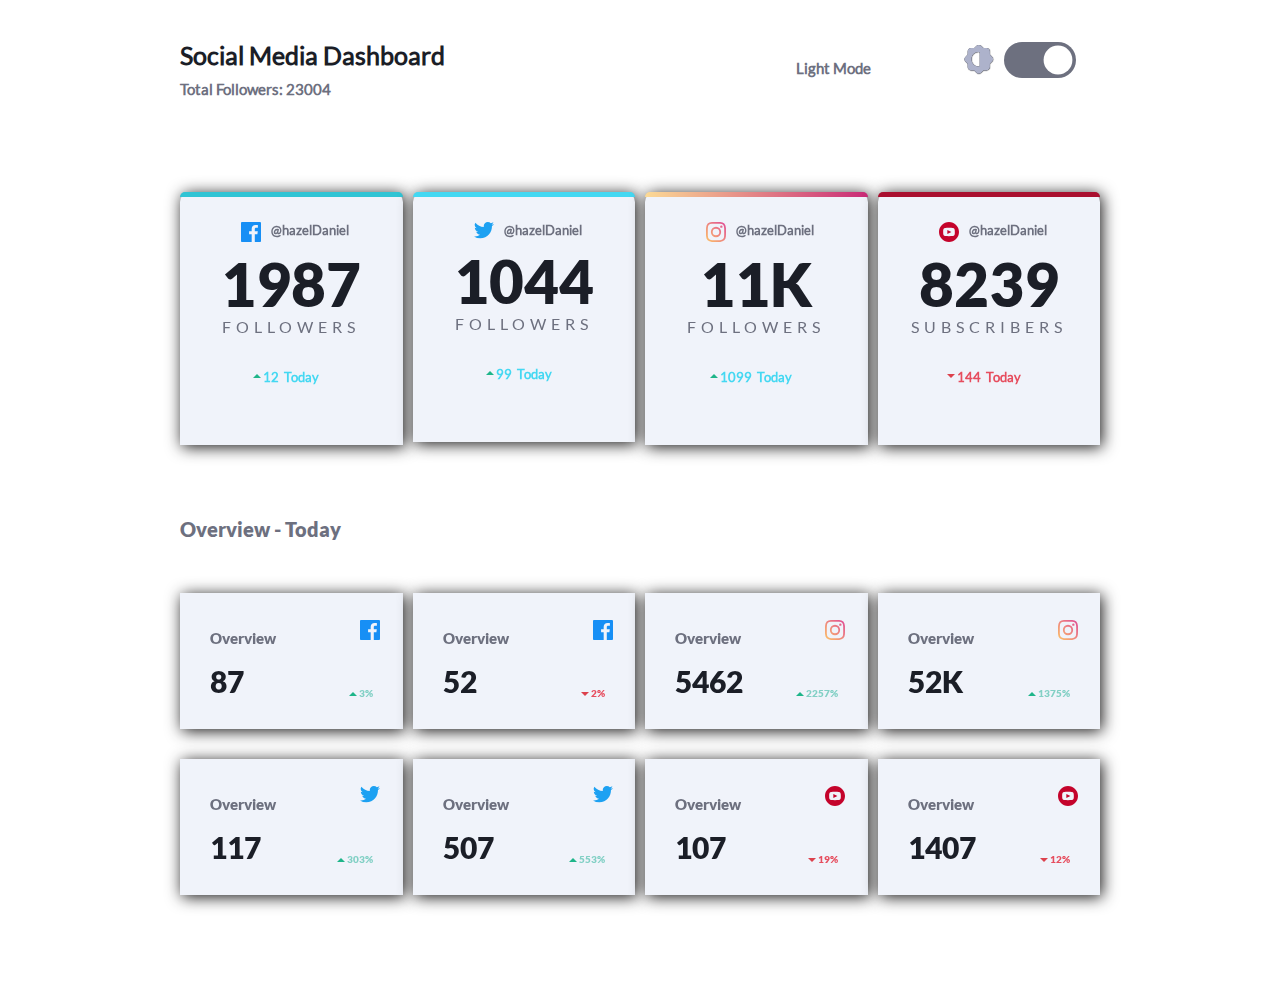
<file: index.html>
<!DOCTYPE html>
<html lang="en">
<head>
    <meta charset="UTF-8">
    <meta http-equiv="X-UA-Compatible" content="IE=edge">
    <meta name="viewport" content="width=device-width, initial-scale=1.0">
    <meta name="theme-color" content="#212121" />
    <link rel="icon" type="image/ico" sizes="32x32" href="images/favicon-32x32.png">
    <link rel="stylesheet" href="dashboard.css">
    <script src="dashboard.js"></script>
    <title>Portfolio Project | Dashboard</title>
</head>
<body>
    <div class="container">
        <div class="top-container">
            <div class="header">
                <div class="header-text">
                    <h2>
                        Social Media Dashboard
                    </h2>
                    <p>
                        Total Followers: 23004
                    </p>
                </div>
                <div class="theme-panel">
                    <h2 class="theme-text">
                        Light Mode
                    </h2>
                    <div class="theme-controller">
                        <label for="check-box" class="check-label">
                            <div class="check-switch"></div>
                            </span>
                            <svg height="50" viewBox="0 0 512 512" width="50%" xmlns="http://www.w3.org/2000/svg" class="theme-svg">
                                <g class="theme-icon">
                                    <path class="sun"
                                        d="m57.8125 337.492188v57.175781c0 32.425781 26.453125 58.878906 58.878906 58.878906h57.175782l40.53125 40.53125c11.09375 11.09375 26.027343 17.28125 41.601562 17.28125s30.507812-6.1875 41.601562-17.28125l40.53125-40.53125h57.175782c32.425781 0 58.878906-26.453125 58.878906-58.878906v-57.175781l40.53125-40.53125c11.09375-11.09375 17.28125-26.027344 17.28125-41.601563s-6.1875-30.507813-17.28125-41.597656l-40.53125-40.535157v-57.171874c0-32.429688-26.453125-58.882813-58.878906-58.882813h-57.175782l-40.53125-40.53125c-22.1875-22.1875-61.015624-22.1875-83.203124 0l-40.53125 40.53125h-57.175782c-32.425781 0-58.878906 26.453125-58.878906 58.882813v57.171874l-40.53125 40.535157c-11.09375 11.089843-17.28125 26.023437-17.28125 41.597656s6.1875 30.507813 17.28125 41.601563zm198.1875-210.132813c8.746094 0 16 7.253906 16 16v224c0 8.746094-7.253906 16-16 16-74.238281 0-128-53.757813-128-128 0-74.238281 53.761719-128 128-128zm0 0"
                                        fill="#1c1c1c" />
                                </g>
                            </svg></span>
                        </label>
                        <input type="checkbox" id="check-box" aria-checked = "true">
                    </div>
                </div>
            </div>

            <div class="stats-div">
                <div class="stat-div stat-div-fb">
                    <div class="stat-img-div">
                        <img src="images/icon-facebook.svg" alt="social media icon" class="icon">
                        <span class="icon-username">
                            <p>@hazelDaniel</p>
                        </span>

                    </div>
                    <div class="stat-content">
                        <h1 class="stat-count">1987</h1>
                        <p class="stat-text">
                            FOLLOWERS
                        </p>
                        <a href="" class="stat-rate">12 Today</a>
                    </div>
                </div>
                <div class="stat-div stat-div-twitter">
                    <div class="stat-img-div">
                        <img src="images/icon-twitter.svg" alt="social media icon" class="icon">
                        <span class="icon-username">
                            <p>@hazelDaniel</p>
                        </span>

                    </div>
                    <div class="stat-content">
                        <h1 class="stat-count">1044</h1>
                        <p class="stat-text">
                            FOLLOWERS
                        </p>
                        <a href="" class="stat-rate">99 Today</a>
                    </div>
                </div>
                <div class="stat-div stat-div-insta">
                    <div class="stat-img-div">
                        <img src="images/icon-instagram.svg" alt="social media icon" class="icon">
                        <span class="icon-username">
                            <p>@hazelDaniel</p>
                        </span>

                    </div>
                    <div class="stat-content">
                        <h1 class="stat-count">11K</h1>
                        <p class="stat-text">
                            FOLLOWERS
                        </p>
                        <a href="" class="stat-rate">1099 Today</a>
                    </div>
                </div>
                <div class="stat-div stat-div-youtube">
                    <div class="stat-img-div">
                        <img src="images/icon-youtube.svg" alt="social media icon" class="icon">
                        <span class="icon-username">
                            <p>@hazelDaniel</p>
                        </span>

                    </div>
                    <div class="stat-content">
                        <h1 class="stat-count">8239</h1>
                        <p class="stat-text">
                            SUBSCRIBERS
                        </p>
                        <a href="" class="stat-rate rate-count-dec">144 Today</a>
                    </div>
                </div>
            </div>

        </div>


        <div class="bottom-container">
            <div class="overview">
                <h2 class="overview-text">
                    Overview - Today
                </h2>
            </div>

            <div class="overviews" >
                <div class="overview-div">
                    <div class="count-div">
                        <p class="count-text">Overview</p>
                        <h2 class="count-value">87</h2>
                    </div>
                    <div class="rate-div">
                        <p class="rate-count">3%</p>
                    </div>  
                    <div class="overview-img">
                        <img src="images/icon-facebook.svg" alt="">
                    </div>
                </div>
                <div class="overview-div">
                    <div class="count-div">
                        <p class="count-text">Overview</p>
                        <h2 class="count-value">52</h2>
                    </div>
                    <div class="rate-div">
                        <p class="rate-count rate-count-dec">2%</p>
                    </div>
                    <div class="overview-img">
                        <img src="images/icon-facebook.svg" alt="">
                    </div>
                </div>
                <div class="overview-div">
                    <div class="count-div">
                        <p class="count-text">Overview</p>
                        <h2 class="count-value">5462</h2>
                    </div>
                    <div class="rate-div">
                        <p class="rate-count">2257%</p>
                    </div>
                    <div class="overview-img">
                        <img src="images/icon-instagram.svg" alt="">
                    </div>
                </div>
                <div class="overview-div">
                    <div class="count-div">
                        <p class="count-text">Overview</p>
                        <h2 class="count-value">52K</h2>
                    </div>
                    <div class="rate-div">
                        <p class="rate-count">1375%</p>
                    </div>
                    <div class="overview-img">
                        <img src="images/icon-instagram.svg" alt="">
                    </div>
                </div>
                <div class="overview-div">
                    <div class="count-div">
                        <p class="count-text">Overview</p>
                        <h2 class="count-value">117</h2>
                    </div>
                    <div class="rate-div">
                        <p class="rate-count">303%</p>
                    </div>
                    <div class="overview-img">
                        <img src="images/icon-twitter.svg" alt="">
                    </div>
                </div>
                <div class="overview-div">
                    <div class="count-div">
                        <p class="count-text">Overview</p>
                        <h2 class="count-value">507</h2>
                    </div>
                    <div class="rate-div">
                        <p class="rate-count">553%</p>
                    </div>
                    <div class="overview-img">
                        <img src="images/icon-twitter.svg" alt="">
                    </div>
                </div>
                <div class="overview-div">
                    <div class="count-div">
                        <p class="count-text">Overview</p>
                        <h2 class="count-value">107</h2>
                    </div>
                    <div class="rate-div">
                        <p class="rate-count rate-count-dec">19%</p>
                    </div>
                    <div class="overview-img">
                        <img src="images/icon-youtube.svg" alt="">
                    </div>
                </div>
                <div class="overview-div">
                    <div class="count-div">
                        <p class="count-text">Overview</p>
                        <h2 class="count-value">1407</h2>
                    </div>
                    <div class="rate-div">
                        <p class="rate-count rate-count-dec">12%</p>
                    </div>
                    <div class="overview-img">
                        <img src="images/icon-youtube.svg" alt="">
                    </div>
                </div>
            </div>
        </div>
    </div>
</body>
</html>
</file>
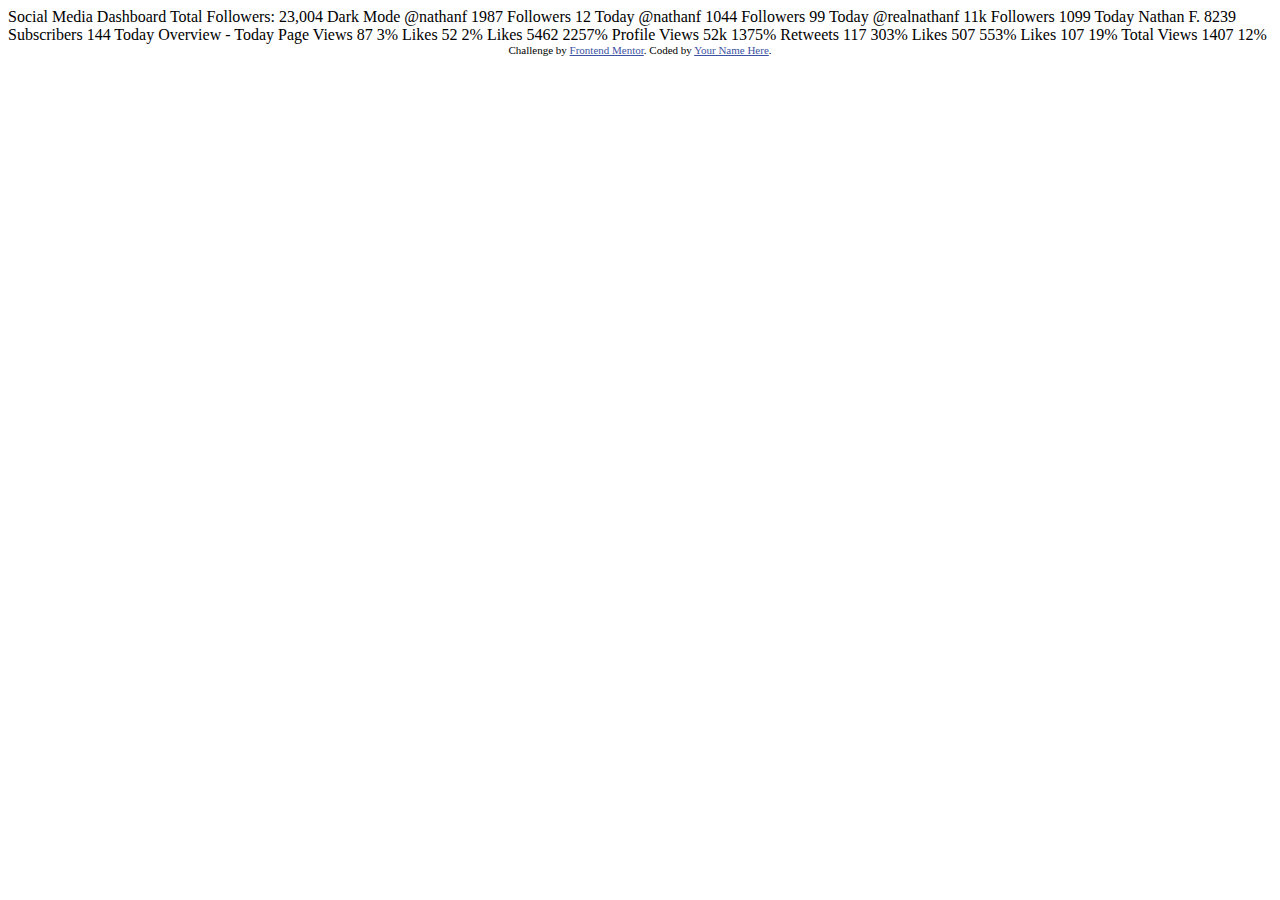
<file: template-index.html>
<!DOCTYPE html>
<html lang="en">
<head>
  <meta charset="UTF-8">
  <meta name="viewport" content="width=device-width, initial-scale=1.0"> <!-- displays site properly based on user's device -->

  <link rel="icon" type="image/ico" sizes="32x32" href="images/favicon-32x32.png">
  
  <title>Frontend Mentor | [Challenge Name Here]</title>

  <!-- Feel free to remove these styles or customise in your own stylesheet 👍 -->
  <style>
    .attribution { font-size: 11px; text-align: center; }
    .attribution a { color: hsl(228, 45%, 44%); }
  </style>
</head>
<body>

  Social Media Dashboard
  Total Followers: 23,004

  Dark Mode

  

  @nathanf
  1987
  Followers
  12 Today

  @nathanf
  1044
  Followers
  99 Today

  @realnathanf
  11k
  Followers
  1099 Today

  Nathan F.
  8239
  Subscribers
  144 Today



  Overview - Today

  Page Views
  87
  3%

  Likes
  52
  2%

  Likes
  5462
  2257%

  Profile Views
  52k
  1375%

  Retweets
  117
  303%

  Likes
  507
  553%

  Likes
  107
  19%

  Total Views
  1407
  12%
  
  <div class="attribution">
    Challenge by <a href="https://www.frontendmentor.io?ref=challenge" target="_blank">Frontend Mentor</a>. 
    Coded by <a href="#">Your Name Here</a>.
  </div>
</body>
</html>
</file>
<file: dashboard.css>
:root {
    /*  COLOR  */
    --facebook-color: #30c4d4;
    --twitter-color: #44d8f2;
    --insta-color: linear-gradient(90deg, #fcda95 0%, #c92b77 100%);
    --youtube-color: #a90f2f;
    --body-color: #ffffff;

    /*  TEXT  */
    --lm-txt-lightest: #adb2cb5f;
    --lm-txt-lighter: #adb2cb;
    --lm-txt-light: #6d707f;
    --lm-txt-dark: #1b1e27;
    --lm-inc-txt: #82d0c5;
    --lm-dec-txt: #e64d5e;
    --primary-color: #6d707f;

    /*  COMPONENTS  */
    --div-color: #f0f3fa;
    
    
    
    
    /* DARK MODE  */

    /* --primary-color: linear-gradient(90deg, #238ae7 0%, #3cd18d 100%);
    --body-color: #211d26;
    --div-color: #252b43;
    --lm-txt-dark: #d6d9e6;
    --lm-txt-light: #a0aeff; */
}
html {
    font-size: 10px;
    /* height: 100%; */
}
*,*::after,*::before {
    padding: 0;
    margin: 0;
    box-sizing: border-box;
    font-family: lato, sans-serif;
}
a {
    text-decoration: none;
    font-size: 1.3rem;
    font-weight: bold;
}
@font-face {
    font-family: lato;
    src: url(Lato-Regular.ttf);
}
@font-face {
    font-family: lato-black;
    src: url(Lato-Black.ttf);
}
body {
    /* min-height: 100vh;
    height: max-content;
    max-height: max-content; */
    background-color: var(--body-color);
}
p {
    color: var(--lm-txt-light);
}
.container {
    width: 100%;
    max-height: max-content;
    display: flex;
    flex-direction: column;
    align-items: center;
    justify-content: center;

}
.top-container,.bottom-container {
    /* background-color: rebeccapurple;
    border: 3px solid wheat; */
    width: 100%;
    max-width: 100rem;
    max-height: max-content;
    margin: auto;
    display: flex;
    flex-direction: column;
    padding: 0 4rem 0 4rem;
}
.header,.overview {
    width: 100%;
    height: 20%;  
    /* background-color: rebeccapurple; */
    display: flex;
    flex-direction: column;
    max-height: max-content;
    justify-content: space-between;
    /* flex-basis: 20rem 40rem; */
}
.header {
    min-height: 15vmax;
}
.header-text {
    width: 100%;
    /* background-color: red; */
    min-height: 50%;
    max-height: max-content;
    padding: 3em 0 3rem 0;
    border-bottom: 1px solid var(--lm-txt-lighter);
}
.header-text>h2 {
    font-size: 2.5rem;
    color: var(--lm-txt-dark);
    font-weight: bold;
    line-height: 5rem;
}
.header-text>p {
    color: var(--lm-txt-light);
    font-size: 1.5rem;
    font-weight: bold;
}


.theme-panel {
    width: 100%;
    min-height: 50%;
    max-height: max-content;
    padding: 3em 0 3rem 0;
    display: flex;
    align-items: center;
    justify-content: space-between;
    /* background-color: yellow; */
    overflow: hidden;
}
.theme-text {
    color: var(--lm-txt-light);
    font-weight: bold;
    width: 70%;
    text-align: start;
    /* background-color: rebeccapurple; */

}
.theme-controller {
    width: 30%;
    max-width: 12rem;

}
#check-box {
    visibility: hidden;
    overflow: visible;
    width: 100%;
    min-width: max-content;
}
.check-label {
    border-radius: inherit;
    width: 100%;
    /* width: 50%; */
    min-width: 7rem;
    height: 100%;
    /* background-color: var(--lm-txt-light); */
    background: var(--primary-color);
    position: relative;
    display: flex;
    align-items: center;
    justify-content: center;
    transform: scale(.6);
    border-radius: 5rem;
}
.check-switch {
    align-self: flex-start;
    justify-self: center;
    top:0%;
    width: 50%;
    height: 100%;
    border-radius: 50%;
    background-color: var(--body-color);
    /* background-color: red; */
    position: absolute;
    right: 0;
    box-shadow: -2px -4px 6px var(--dark-color);
    cursor: pointer;
    transition: all .1s ease-in;
    transform: scale(.8);
    
}

.theme-svg {
    height: 6rem;
    width: 6rem;
    display: flex;
    align-items: center;
    justify-content: center;
    overflow: visible;

}
.sun,.moon {
    height: 90%;
    width: 90%;
    transform: scale(.8) translate(-200%, 10%);
    justify-self: center;
    align-self: center;
    margin: auto;
    
}

.moon {
    fill: wheat;
    
}
.sun {
    fill: var(--lm-txt-lighter);
}
.theme-icon {
    width: 4rem;
    height: 4rem;
    fill: #1c1c1c;
    filter: drop-shadow(2px 2px 6px #000000);
    -moz-filter: drop-shadow(2px 2px 4px #000000);
    
}

.stats-div,.overviews {
    height: 80%;
    width: 100%;
    /* background-color: red; */
    max-height: max-content;
    min-height: 20vmax;
    display: grid;
    grid-template-columns: repeat(auto-fit, minmax(22rem, 1fr));
    grid-auto-rows: max-content;
    grid-gap: 1rem;

}
.stat-div,.overview-div {
    background-color: var(--div-color);
    margin-bottom: 2rem;
    position: relative;
    padding: 3rem;
    display: flex;
    flex-direction: column;
    align-items: center;
    justify-content: center;
    height: max-content;
    filter: drop-shadow(2px 2px 8px #151414);
    -moz-filter: drop-shadow(2px 2px 8px #100e0e);
    cursor: pointer;
    transition: all .3s ease-out;
    
}
.stat-div:hover,.overview-div:hover {
    transform: scale(.95);
    filter: drop-shadow( inset 2px 2px 8px #151414, 2px 2px 8px #ffffff);
    -moz-filter: drop-shadow( inset 2px 2px 8px #151414, 2px 2px 8px #ffffff);

}
.stat-div {
    border-top-right-radius: 1rem;
    border-top-left-radius: 1rem;
}
.stat-div::before {
    position: absolute;
    content: "";
    display: block;
    width: 100%;
    height: .5rem;
    background: var(--insta-color);
    border-radius: inherit;
    top: 0;
    left: 0;
    
}
.stat-div-fb::before {
    background: var(--facebook-color);

}
.stat-div-twitter::before {
    background: var(--twitter-color);

}
.stat-div-insta::before {
    background: var(--insta-color);

}
.stat-div-youtube::before {
    background: var(--youtube-color);

}
.stat-img-div {
    height: 20%;
    max-height: max-content;
    justify-self: flex-start;
    height: max-content;
    margin-bottom: 3rem;
    align-self: center;
    transform: translateX(-200%);
    /* margin-top: 5rem; */
}
.icon {
    position: relative;
}
.icon-username {
    display: inline;
    position: absolute;
    vertical-align: middle;
    font-size: 1.3rem;
    font-weight: bold;
    margin-left: 1rem;
}
.stat-content {
    /* background-color: red; */
    height: 80%;
    max-height: max-content;
    display: flex;
    flex-direction: column;
    justify-content: space-evenly;
    align-items: center;
}
.stat-count {
    color: var(--lm-txt-dark);
    margin-top: -2rem;
    font-size: 6rem;
    font-weight: lighter;
    line-height: 6rem;
    font-family: lato-black, sans-serif;
}
.stat-text {
    font-size: 1.6rem;
    letter-spacing: .5rem;
    font-weight: 100;
    line-height: 2.5rem;
}
.stat-rate {
    color: var(--twitter-color);
    word-spacing: .2rem;
    margin: 3rem;
    position: relative;
}



.bottom-container {
    padding-bottom: 3rem;
}
.overview {
    min-height: 10vmax;
    height: max-content;
    justify-content: center;
    
}
.overview-text {
    color: var(--lm-txt-light);
    font-family: lato-black;
    font-weight: 500;
    font-size: 2rem;
}


.overviews {
    min-height: 30vmax;
    /* grid-auto-rows: 50rem; */
}
.overview-div {
    display: flex;
    flex-direction: row;
    min-height: max-content;
    overflow: hidden;
    /* border: 2px solid red; */
    justify-content: space-evenly;
    align-items: center;
    position: relative;

}
.count-div,.rate-div {
    width: 50%;
    height: 100%;
    max-height: max-content;
}
.overview-img {
    position: absolute;
    top: 20%;
    right: 10%;
}
.rate-div {
    align-self: flex-end;
    justify-self: flex-end;
    text-align: end;
}
.count-text {
    font-size: 1.5rem;
    margin-top: -1rem;
    line-height: 5rem;
}
.rate-count,.count-text,.count-value {
    font-family: lato-black;
}
.rate-count {
    color: var(--lm-inc-txt);
    position: relative;
    
}
.rate-count::before,.stat-rate::before {
    position: absolute;
    content: "";
    display: inline-block;
    width: 100%;
    /* height: 5px; */
    height: 100%;
    background: url(images/icon-up.svg) no-repeat;
    transform: translate(-1rem, .5rem);
}
.rate-count-dec {
    color: var(--lm-dec-txt);
}
.rate-count-dec::before {
    background: url(images/icon-down.svg) no-repeat;

}
.count-value {
    font-size: 3rem;
    color: var(--lm-txt-dark);
}

.toggle {
    transform: translateX(-100%);


}







@media only screen and (max-width: 300px) {
    html {
        font-size: 6px;
    }
}
@media only screen and (max-width: 370px) {
    html {
        font-size: 8px;
    }
}

@media only screen and (min-width: 470px) {
    .overviews {
        /* height: 80%; */
        width: 80%;
        margin: auto;
    
    }
}

@media only screen and (min-width: 590px) {
    .overviews {
        /* height: 80%; */
        width: 100%;
        margin: auto;
    
    }
}

@media only screen and (min-width: 800px) {
    .header {
        flex-direction: row;
    }
    .theme-text {
        text-align: center;
        transform: translateX(10%);
    }
    .header-text {
        border-bottom: none;
    }
}
@media only screen and (min-width: 1500px) {
    html {
        font-size: 15px;
    }
    .container {
        max-width: 150rem;
        width: 100%;
        margin: 0;
    }
    .top-container {
        padding: 0;
        margin: 0;
        width: 100%;
    }
}
</file>
